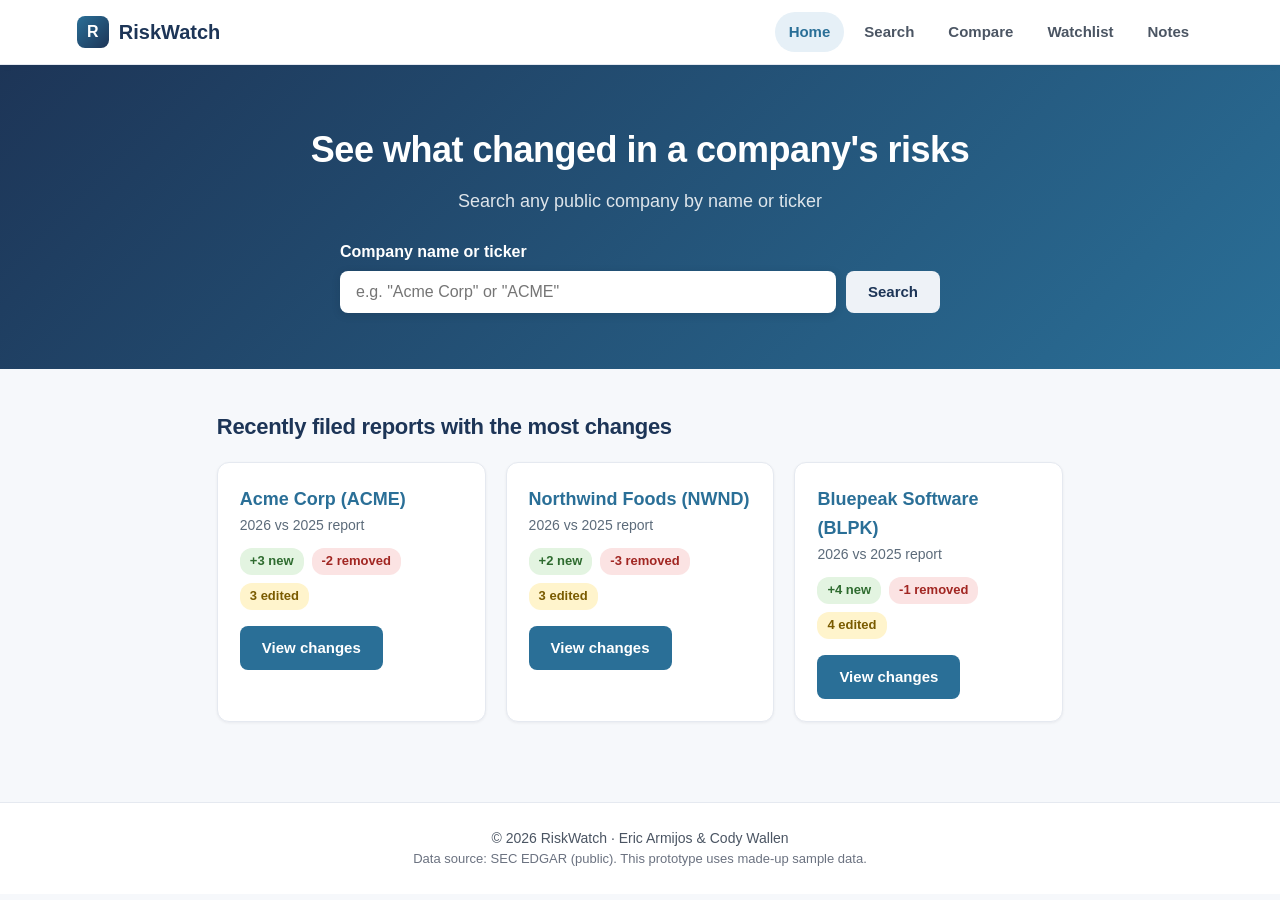
<file: index.html>
<!DOCTYPE html>
<html lang="en">
<head>
    <meta charset="UTF-8">
    <meta name="viewport" content="width=device-width, initial-scale=1.0">
    <meta name="description" content="RiskWatch shows which risk factors a company added, removed, or reworded in its annual report.">
    <meta name="author" content="Eric Armijos, Cody Wallen">
    <title>RiskWatch | Home</title>

    <!-- One stylesheet and two scripts, shared by all 5 pages.
         data.js comes first so main.js can use its arrays. -->
    <link rel="stylesheet" href="style.css">
    <script src="data.js" defer></script>
    <script src="main.js" defer></script>
</head>
<body>

    <header class="site-header">
        <!-- Using Flexbox to space the logo and nav links apart (see .navbar in style.css) -->
        <nav class="navbar">
            <a href="index.html" class="logo"><span class="logo-mark" aria-hidden="true">R</span>RiskWatch</a>

            <!-- Hamburger button only appears on small screens; main.js toggles the menu -->
            <button type="button" class="nav-toggle" id="nav-toggle" aria-label="Toggle navigation menu" aria-expanded="false">
                <span class="bar"></span>
                <span class="bar"></span>
                <span class="bar"></span>
            </button>

            <ul class="nav-links" id="nav-links">
                <li><a href="index.html" class="active">Home</a></li>
                <li><a href="search.html">Search</a></li>
                <li><a href="compare.html">Compare</a></li>
                <li><a href="watchlist.html">Watchlist</a></li>
                <li><a href="watchlist.html#notes">Notes</a></li>
            </ul>
        </nav>
    </header>

    <section class="page-header">
        <h1>See what changed in a company's risks</h1>
        <p class="tagline">Search any public company by name or ticker</p>

        <!-- action="search.html" sends the user to the search page with what
             they typed in the address bar (search.html?q=acme). The browser
             does this on its own, so no JavaScript is needed for this form. -->
        <form class="search-form" action="search.html">
            <label for="home-search">Company name or ticker</label>
            <div class="search-row">
                <input type="text" id="home-search" name="q" placeholder='e.g. "Acme Corp" or "ACME"'>
                <button type="submit" class="btn btn-secondary">Search</button>
            </div>
        </form>
    </section>

    <main>
        <section class="section" id="recent">
            <h2>Recently filed reports with the most changes</h2>

            <!-- Empty on purpose: main.js builds one card per company from data.js -->
            <div class="card-row" id="recent-cards"></div>
        </section>
    </main>

    <footer class="site-footer">
        <p>&copy; <span id="year"></span> RiskWatch &middot; Eric Armijos &amp; Cody Wallen</p>
        <p class="footer-note">Data source: SEC EDGAR (public). This prototype uses made-up sample data.</p>
    </footer>

</body>
</html>
</file>
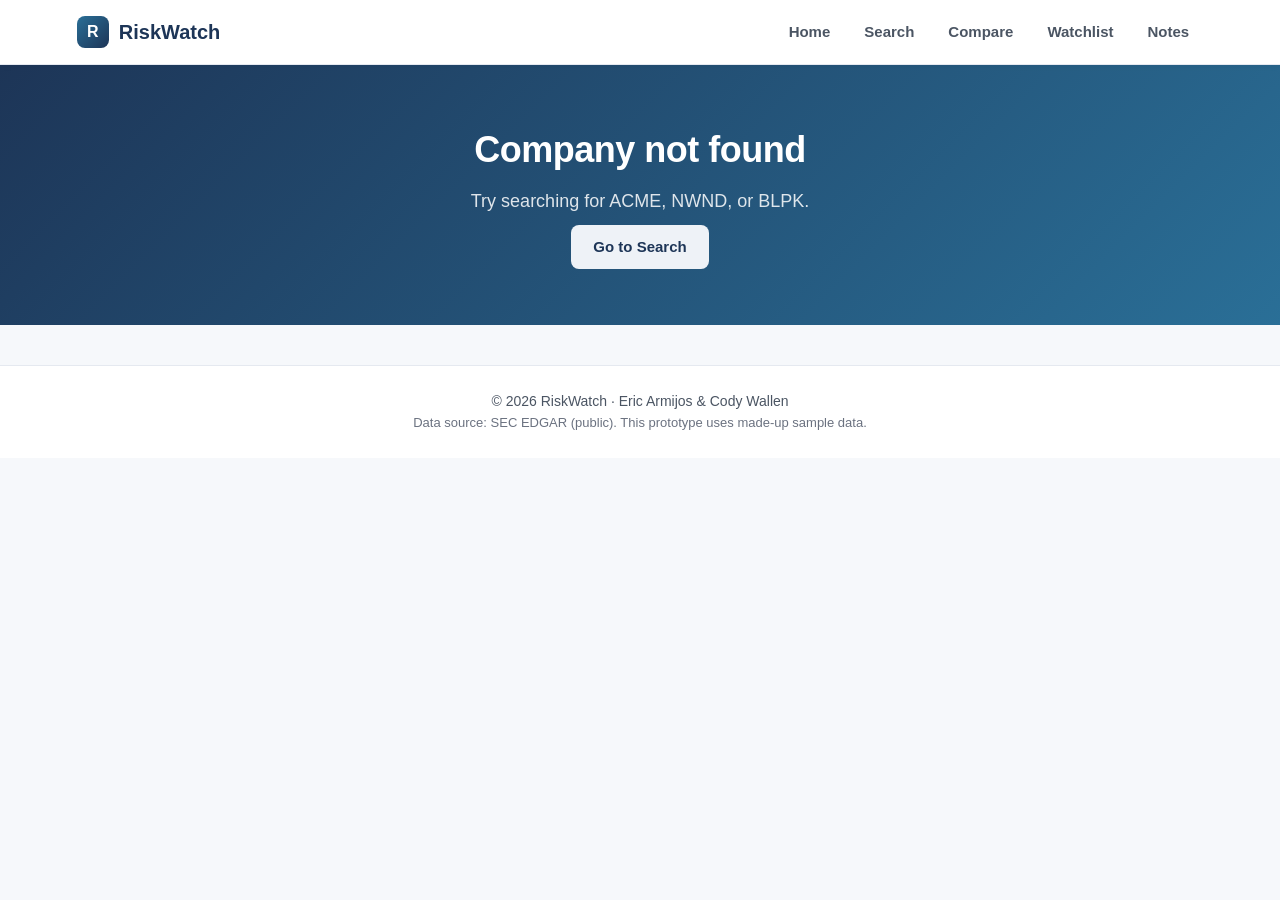
<file: company.html>
<!DOCTYPE html>
<html lang="en">
<head>
    <meta charset="UTF-8">
    <meta name="viewport" content="width=device-width, initial-scale=1.0">
    <meta name="description" content="A company's annual reports and risk factors by year.">
    <meta name="author" content="Eric Armijos, Cody Wallen">
    <title>RiskWatch | Company</title>

    <link rel="stylesheet" href="style.css">
    <script src="data.js" defer></script>
    <script src="main.js" defer></script>
</head>
<body>

    <header class="site-header">
        <nav class="navbar">
            <a href="index.html" class="logo"><span class="logo-mark" aria-hidden="true">R</span>RiskWatch</a>

            <button type="button" class="nav-toggle" id="nav-toggle" aria-label="Toggle navigation menu" aria-expanded="false">
                <span class="bar"></span>
                <span class="bar"></span>
                <span class="bar"></span>
            </button>

            <!-- No link is "active" here: the company page is reached from Search, not the nav -->
            <ul class="nav-links" id="nav-links">
                <li><a href="index.html">Home</a></li>
                <li><a href="search.html">Search</a></li>
                <li><a href="compare.html">Compare</a></li>
                <li><a href="watchlist.html">Watchlist</a></li>
                <li><a href="watchlist.html#notes">Notes</a></li>
            </ul>
        </nav>
    </header>

    <!-- main.js fills in the company name and details using ?ticker= from the address -->
    <section class="page-header">
        <h1 id="company-name">Company</h1>
        <p class="tagline" id="company-meta">Annual reports (10-K) by year</p>
        <button type="button" class="btn btn-secondary" id="watchlist-btn">+ Add to Watchlist</button>
        <p class="watchlist-message" id="watchlist-message"></p>
    </section>

    <main>
        <!-- Two columns: report list on the left, compare form on the right -->
        <div class="section company-layout" id="company-layout">
            <section class="report-column" id="reports">
                <h2>Annual reports (10-K)</h2>
                <!-- main.js adds one row per report, newest first -->
                <ul class="report-list" id="report-list"></ul>
            </section>

            <section class="compare-panel" id="compare-panel">
                <h2>Compare two years</h2>
                <!-- The year options come from data.js, so main.js adds them -->
                <form id="compare-form" novalidate>
                    <div class="form-group">
                        <label for="newer-year">Newer report</label>
                        <select id="newer-year" name="newer"></select>
                    </div>

                    <div class="form-group">
                        <label for="older-year">Older report</label>
                        <select id="older-year" name="older"></select>
                    </div>

                    <button type="submit" class="btn btn-primary">Compare</button>
                    <p class="error-message" id="compare-error"></p>
                </form>
            </section>
        </div>
    </main>

    <footer class="site-footer">
        <p>&copy; <span id="year"></span> RiskWatch &middot; Eric Armijos &amp; Cody Wallen</p>
        <p class="footer-note">Data source: SEC EDGAR (public). This prototype uses made-up sample data.</p>
    </footer>

</body>
</html>
</file>
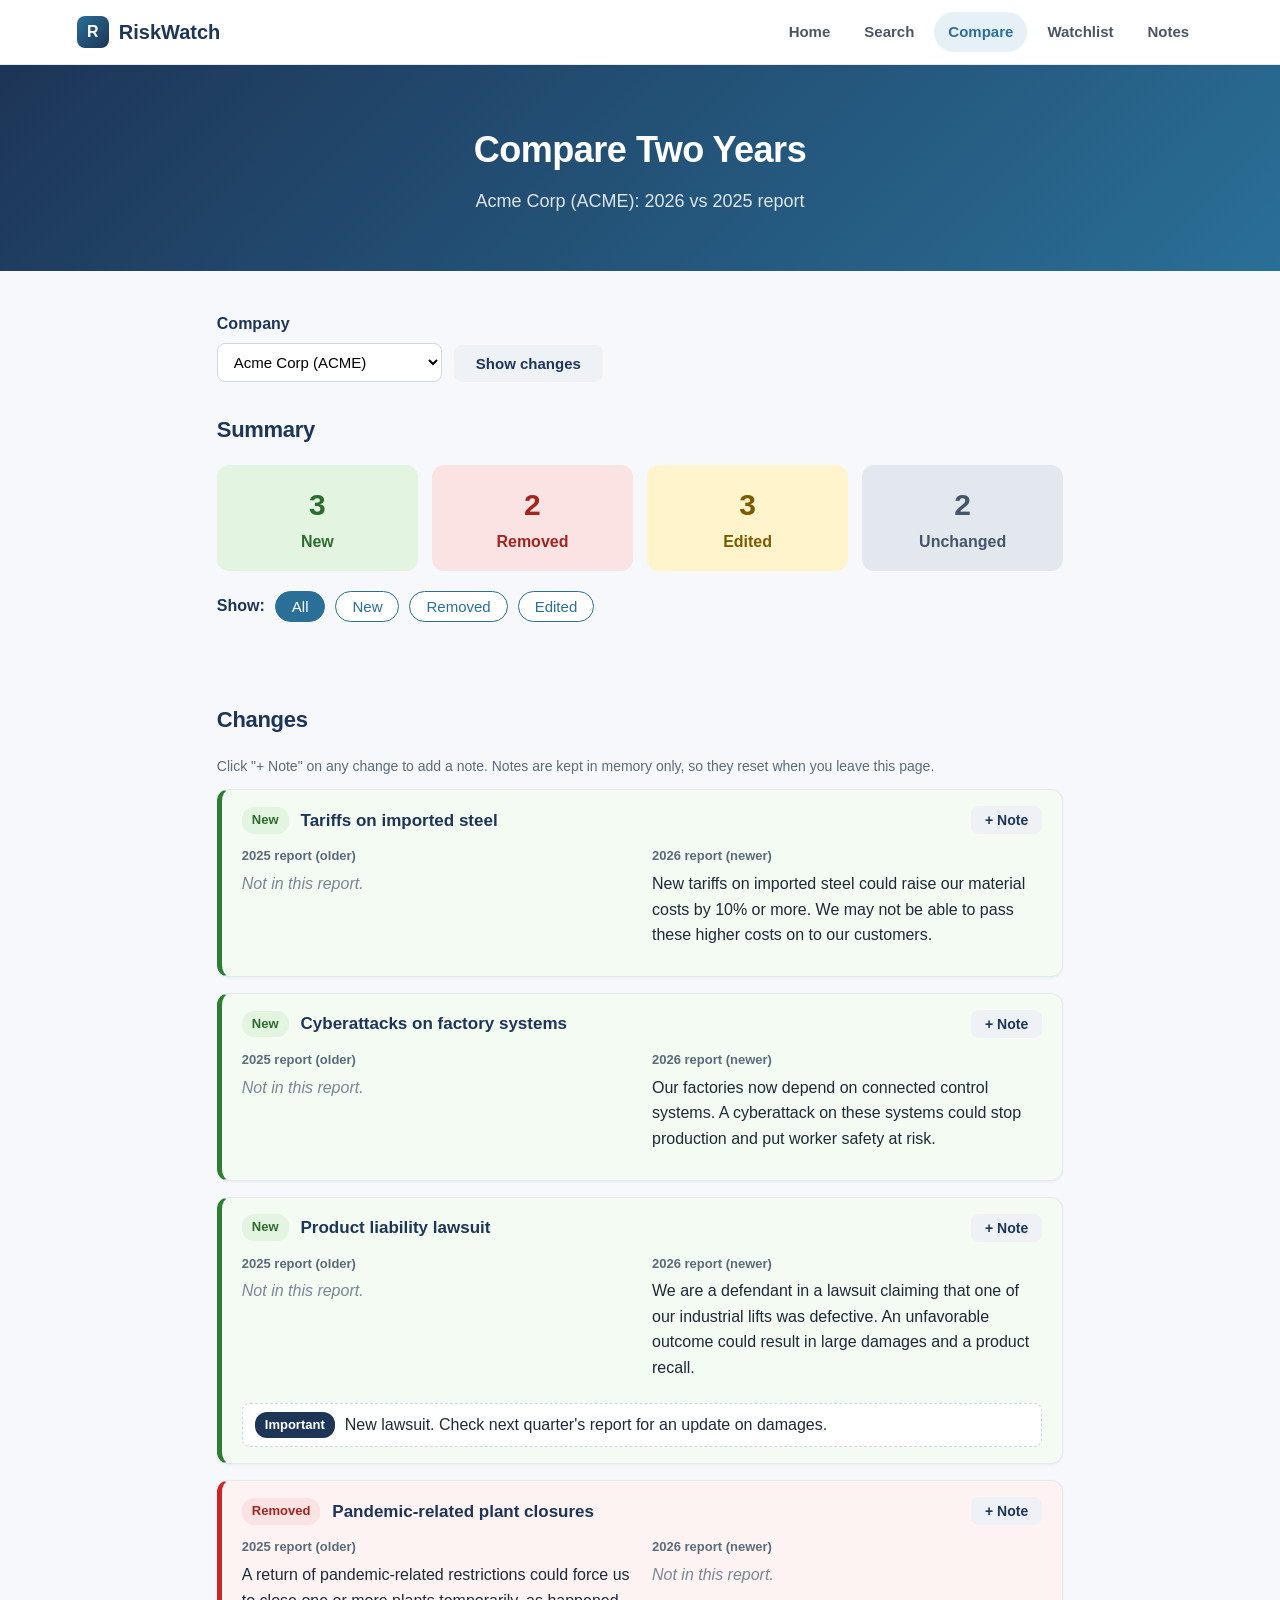
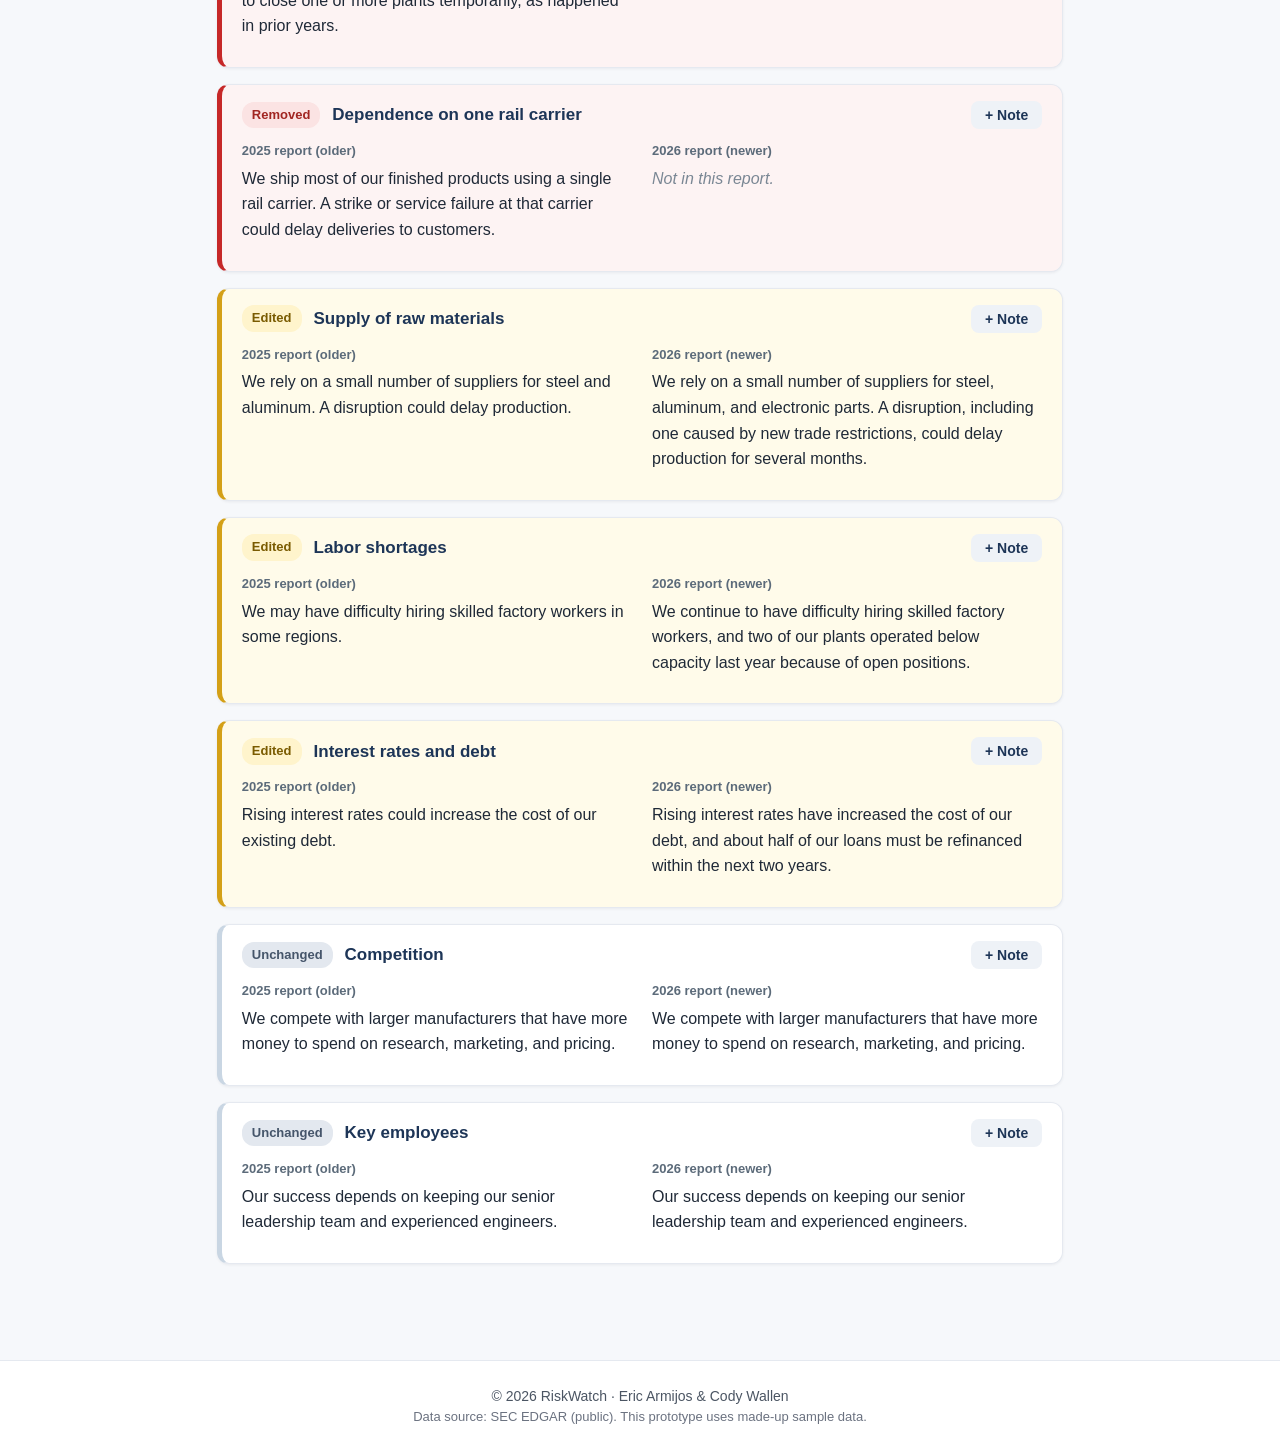
<file: compare.html>
<!DOCTYPE html>
<html lang="en">
<head>
    <meta charset="UTF-8">
    <meta name="viewport" content="width=device-width, initial-scale=1.0">
    <meta name="description" content="Compare two years of a company's risk factors side by side.">
    <meta name="author" content="Eric Armijos, Cody Wallen">
    <title>RiskWatch | Compare</title>

    <link rel="stylesheet" href="style.css">
    <script src="data.js" defer></script>
    <script src="main.js" defer></script>
</head>
<body>

    <header class="site-header">
        <nav class="navbar">
            <a href="index.html" class="logo"><span class="logo-mark" aria-hidden="true">R</span>RiskWatch</a>

            <button type="button" class="nav-toggle" id="nav-toggle" aria-label="Toggle navigation menu" aria-expanded="false">
                <span class="bar"></span>
                <span class="bar"></span>
                <span class="bar"></span>
            </button>

            <ul class="nav-links" id="nav-links">
                <li><a href="index.html">Home</a></li>
                <li><a href="search.html">Search</a></li>
                <li><a href="compare.html" class="active">Compare</a></li>
                <li><a href="watchlist.html">Watchlist</a></li>
                <li><a href="watchlist.html#notes">Notes</a></li>
            </ul>
        </nav>
    </header>

    <section class="page-header">
        <h1>Compare Two Years</h1>
        <!-- main.js fills in the company name and years -->
        <p class="tagline" id="compare-title">New, removed, and reworded risks side by side</p>
    </section>

    <main>
        <section class="section" id="summary">
            <!-- Lets the user switch companies, and gives the Compare nav link
                 (which has no ?ticker=) a way to pick one -->
            <form class="picker-form" id="company-picker" novalidate>
                <div class="form-group">
                    <label for="company-select">Company</label>
                    <select id="company-select" name="ticker"></select>
                </div>
                <button type="submit" class="btn btn-secondary">Show changes</button>
            </form>

            <h2>Summary</h2>
            <!-- main.js puts the real counts in each number span -->
            <div class="summary-row">
                <p class="summary-box badge-new"><span class="summary-number" id="count-new">0</span> New</p>
                <p class="summary-box badge-removed"><span class="summary-number" id="count-removed">0</span> Removed</p>
                <p class="summary-box badge-edited"><span class="summary-number" id="count-edited">0</span> Edited</p>
                <p class="summary-box badge-unchanged"><span class="summary-number" id="count-unchanged">0</span> Unchanged</p>
            </div>

            <!-- Filter buttons: main.js hides every row that does not match.
                 aria-pressed tells screen readers which filter is on. -->
            <div class="filter-row">
                <span class="filter-label">Show:</span>
                <button type="button" class="filter-btn active-filter" id="filter-all" aria-pressed="true">All</button>
                <button type="button" class="filter-btn" id="filter-new" aria-pressed="false">New</button>
                <button type="button" class="filter-btn" id="filter-removed" aria-pressed="false">Removed</button>
                <button type="button" class="filter-btn" id="filter-edited" aria-pressed="false">Edited</button>
            </div>
        </section>

        <section class="section" id="changes">
            <h2>Changes</h2>
            <p class="card-meta">Click "+ Note" on any change to add a note. Notes are kept in memory only, so they reset when you leave this page.</p>
            <!-- main.js adds one color-coded row per risk paragraph -->
            <div id="change-list"></div>
        </section>
    </main>

    <footer class="site-footer">
        <p>&copy; <span id="year"></span> RiskWatch &middot; Eric Armijos &amp; Cody Wallen</p>
        <p class="footer-note">Data source: SEC EDGAR (public). This prototype uses made-up sample data.</p>
    </footer>

</body>
</html>
</file>
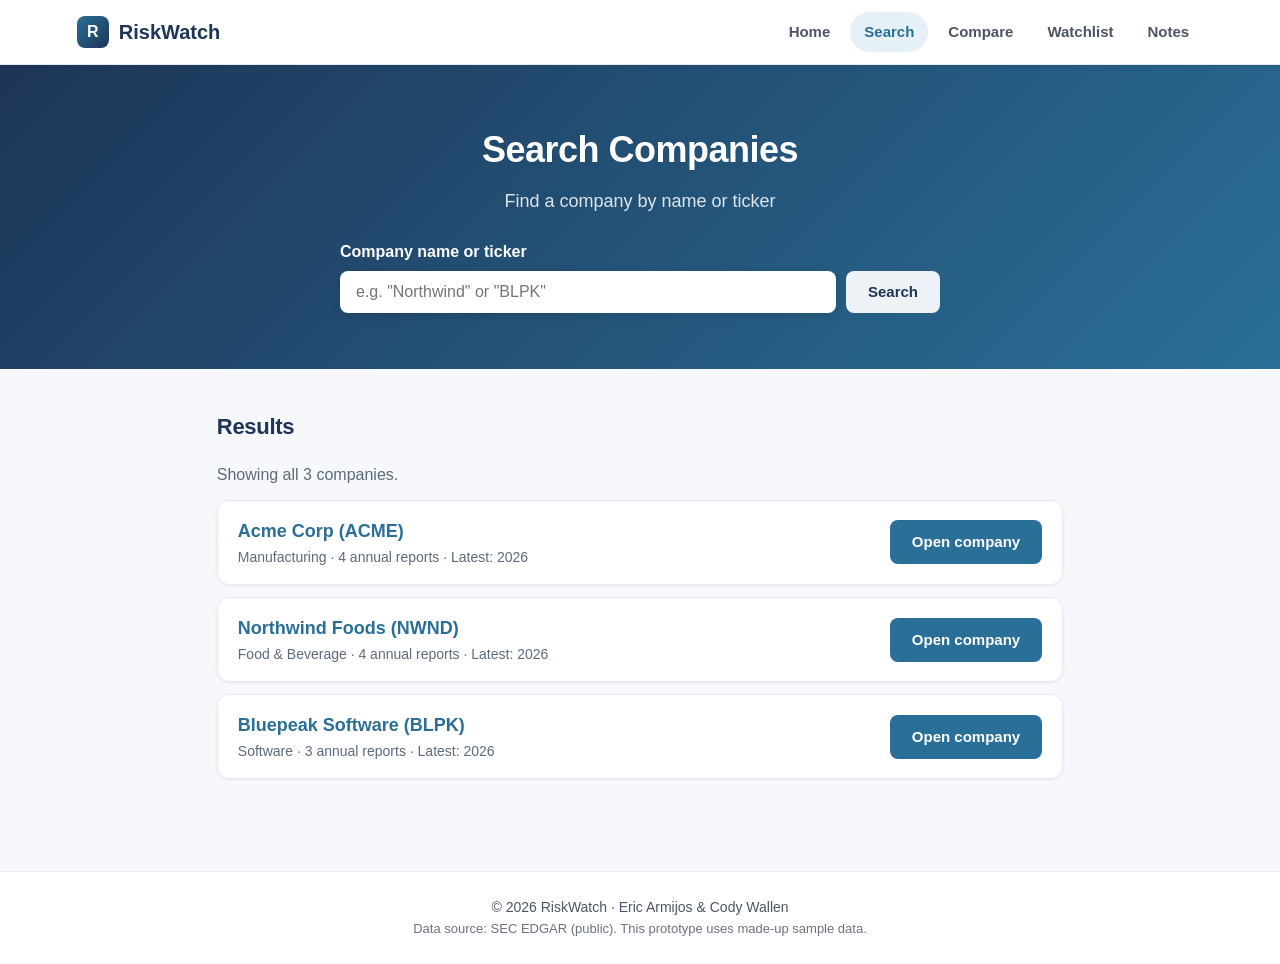
<file: search.html>
<!DOCTYPE html>
<html lang="en">
<head>
    <meta charset="UTF-8">
    <meta name="viewport" content="width=device-width, initial-scale=1.0">
    <meta name="description" content="Search for a company by name or ticker.">
    <meta name="author" content="Eric Armijos, Cody Wallen">
    <title>RiskWatch | Search</title>

    <link rel="stylesheet" href="style.css">
    <script src="data.js" defer></script>
    <script src="main.js" defer></script>
</head>
<body>

    <header class="site-header">
        <nav class="navbar">
            <a href="index.html" class="logo"><span class="logo-mark" aria-hidden="true">R</span>RiskWatch</a>

            <button type="button" class="nav-toggle" id="nav-toggle" aria-label="Toggle navigation menu" aria-expanded="false">
                <span class="bar"></span>
                <span class="bar"></span>
                <span class="bar"></span>
            </button>

            <ul class="nav-links" id="nav-links">
                <li><a href="index.html">Home</a></li>
                <li><a href="search.html" class="active">Search</a></li>
                <li><a href="compare.html">Compare</a></li>
                <li><a href="watchlist.html">Watchlist</a></li>
                <li><a href="watchlist.html#notes">Notes</a></li>
            </ul>
        </nav>
    </header>

    <section class="page-header">
        <h1>Search Companies</h1>
        <p class="tagline">Find a company by name or ticker</p>

        <!-- Same look as the home page form, but main.js filters the list
             while the user types, so this form never leaves the page -->
        <form class="search-form" id="search-form" novalidate>
            <label for="search-input">Company name or ticker</label>
            <div class="search-row">
                <input type="text" id="search-input" name="q" placeholder='e.g. "Northwind" or "BLPK"'>
                <button type="submit" class="btn btn-secondary">Search</button>
            </div>
        </form>
    </section>

    <main>
        <section class="section" id="results">
            <h2>Results</h2>

            <!-- main.js fills in the count and the list from data.js -->
            <p class="result-count" id="result-count"></p>
            <ul class="result-list" id="search-results"></ul>
        </section>
    </main>

    <footer class="site-footer">
        <p>&copy; <span id="year"></span> RiskWatch &middot; Eric Armijos &amp; Cody Wallen</p>
        <p class="footer-note">Data source: SEC EDGAR (public). This prototype uses made-up sample data.</p>
    </footer>

</body>
</html>
</file>
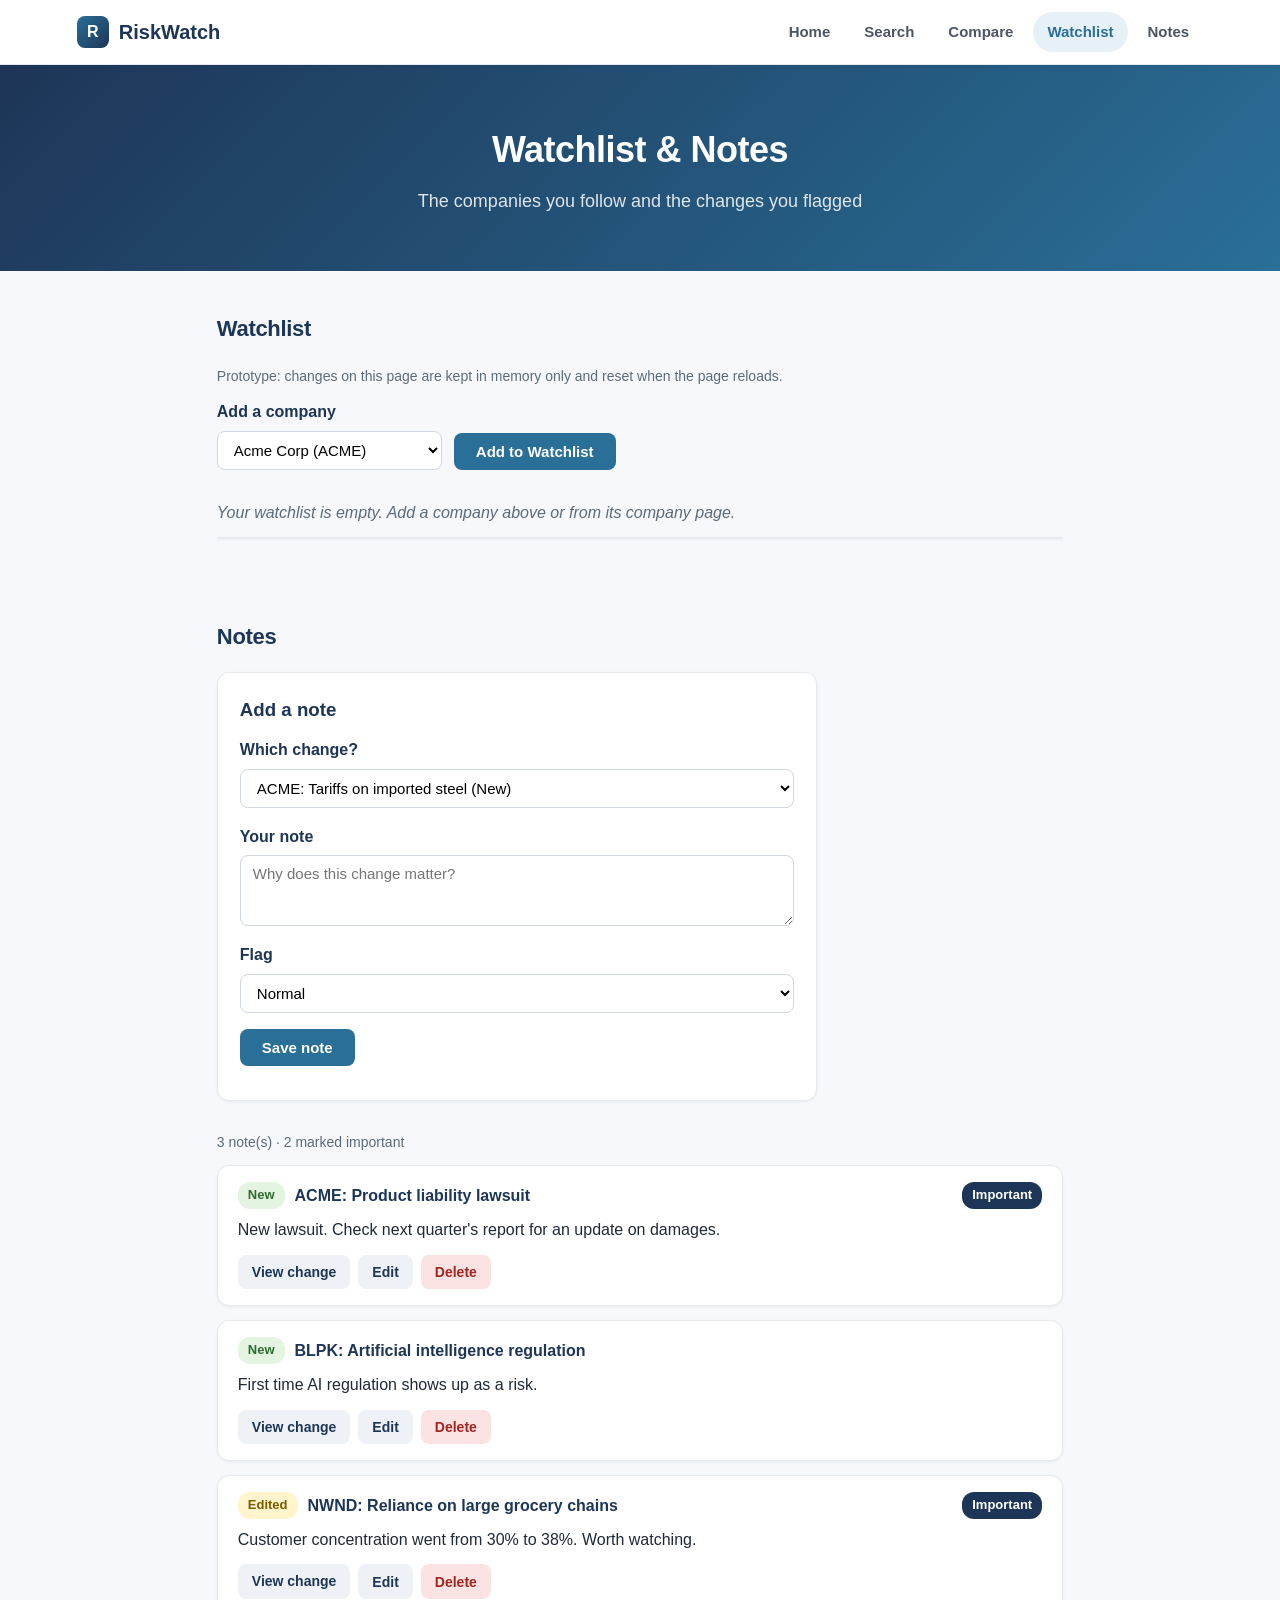
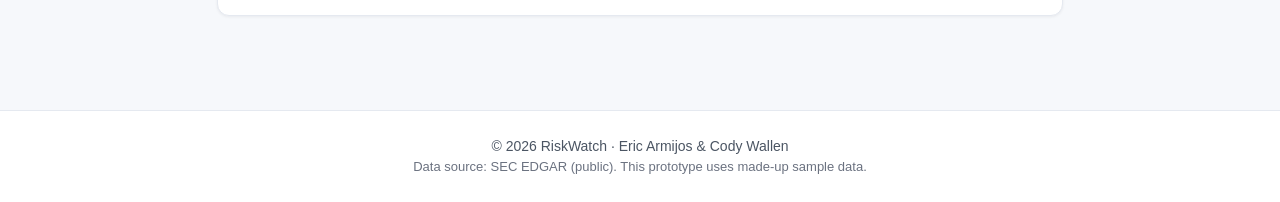
<file: watchlist.html>
<!DOCTYPE html>
<html lang="en">
<head>
    <meta charset="UTF-8">
    <meta name="viewport" content="width=device-width, initial-scale=1.0">
    <meta name="description" content="Your watchlist of companies and your notes on risk changes.">
    <meta name="author" content="Eric Armijos, Cody Wallen">
    <title>RiskWatch | Watchlist &amp; Notes</title>

    <link rel="stylesheet" href="style.css">
    <script src="data.js" defer></script>
    <script src="main.js" defer></script>
</head>
<body>

    <header class="site-header">
        <nav class="navbar">
            <a href="index.html" class="logo"><span class="logo-mark" aria-hidden="true">R</span>RiskWatch</a>

            <button type="button" class="nav-toggle" id="nav-toggle" aria-label="Toggle navigation menu" aria-expanded="false">
                <span class="bar"></span>
                <span class="bar"></span>
                <span class="bar"></span>
            </button>

            <!-- Watchlist and Notes both live on this page; Notes jumps to the #notes section -->
            <ul class="nav-links" id="nav-links">
                <li><a href="index.html">Home</a></li>
                <li><a href="search.html">Search</a></li>
                <li><a href="compare.html">Compare</a></li>
                <li><a href="watchlist.html" class="active">Watchlist</a></li>
                <li><a href="watchlist.html#notes">Notes</a></li>
            </ul>
        </nav>
    </header>

    <section class="page-header">
        <h1>Watchlist &amp; Notes</h1>
        <p class="tagline">The companies you follow and the changes you flagged</p>
    </section>

    <main>
        <section class="section" id="watchlist">
            <h2>Watchlist</h2>
            <p class="card-meta">Prototype: changes on this page are kept in memory only and reset when the page reloads.</p>

            <!-- main.js fills the dropdown with companies not already on the watchlist -->
            <form class="picker-form" id="watchlist-add-form" novalidate>
                <div class="form-group">
                    <label for="watchlist-add-select">Add a company</label>
                    <select id="watchlist-add-select" name="ticker"></select>
                </div>
                <button type="submit" class="btn btn-primary" id="watchlist-add-btn">Add to Watchlist</button>
            </form>

            <p class="empty-message hidden" id="watchlist-empty">Your watchlist is empty. Add a company above or from its company page.</p>

            <!-- A table fits here because every company has the same columns.
                 main.js adds one row per ticker in the watchlist array. -->
            <!-- The wrapper lets the table scroll sideways on a phone
                 instead of making the whole page wider than the screen -->
            <div class="table-wrapper">
                <table class="watchlist-table" id="watchlist-table">
                    <thead>
                        <tr>
                            <th>Company</th>
                            <th>Latest report</th>
                            <th>Changes since previous year</th>
                            <th>Actions</th>
                        </tr>
                    </thead>
                    <tbody id="watchlist-body"></tbody>
                </table>
            </div>
        </section>

        <section class="section" id="notes">
            <h2>Notes</h2>

            <form class="form-panel" id="add-note-form" novalidate>
                <h3>Add a note</h3>

                <div class="form-group">
                    <label for="note-change">Which change?</label>
                    <!-- main.js adds one option per new, removed, or edited risk -->
                    <select id="note-change" name="change"></select>
                </div>

                <div class="form-group">
                    <label for="note-text">Your note</label>
                    <textarea id="note-text" name="text" rows="3" placeholder="Why does this change matter?"></textarea>
                </div>

                <div class="form-group">
                    <label for="note-flag">Flag</label>
                    <select id="note-flag" name="flag">
                        <option value="normal">Normal</option>
                        <option value="important">Important</option>
                    </select>
                </div>

                <button type="submit" class="btn btn-primary">Save note</button>
                <p class="error-message" id="note-error"></p>
            </form>

            <!-- main.js fills in the count and one card per note -->
            <p class="card-meta" id="notes-summary"></p>
            <div id="notes-list"></div>
        </section>
    </main>

    <footer class="site-footer">
        <p>&copy; <span id="year"></span> RiskWatch &middot; Eric Armijos &amp; Cody Wallen</p>
        <p class="footer-note">Data source: SEC EDGAR (public). This prototype uses made-up sample data.</p>
    </footer>

</body>
</html>
</file>
<file: style.css>
/* =========================================================================
   RiskWatch — Frontend Prototype
   Shared external stylesheet for all 5 pages
   ========================================================================= */

/* CSS Reset: clear default browser spacing and use border-box so that
   padding and border are included in an element's width (Box Model) */
* {
    margin: 0;
    padding: 0;
    box-sizing: border-box;
}

/* System font stack: each device uses its own built-in UI font
   (San Francisco on Mac/iPhone, Segoe UI on Windows, Roboto on Android),
   falling back to Arial if none of those exist */
body {
    font-family: -apple-system, BlinkMacSystemFont, "Segoe UI", Roboto, Helvetica, Arial, sans-serif;
    color: #1f2937;
    background-color: #f6f8fb;
    line-height: 1.6;
}

a {
    color: #2a6f97;
    text-decoration: none;
}

a:hover {
    text-decoration: underline;
}

h1, h2, h3 {
    color: #1d3557;
}

ul {
    list-style: none;
}

/* -------------------------------------------------------------------------
   Navbar
   ------------------------------------------------------------------------- */
/* Using Flexbox to push the logo to one side and links to the other.
   A white bar with a thin border and soft shadow separates it from the page. */
.navbar {
    display: flex;
    flex-direction: row;
    justify-content: space-between;
    align-items: center;
    background-color: white;
    border-bottom: 1px solid #e5e9f0;
    box-shadow: 0 1px 6px rgba(16, 24, 40, 0.06);
    padding: 12px 6%;
    position: relative;
}

/* Logo mark and name side by side */
.logo {
    display: flex;
    align-items: center;
    gap: 10px;
    color: #1d3557;
    font-size: 20px;
    font-weight: bold;
}

.logo:hover {
    text-decoration: none;
}

/* Small rounded square with an "R", used as a simple logo */
.logo-mark {
    display: flex;
    justify-content: center;
    align-items: center;
    width: 32px;
    height: 32px;
    border-radius: 8px;
    background-image: linear-gradient(135deg, #2a6f97, #1d3557);
    color: white;
    font-size: 16px;
}

.nav-links {
    display: flex;
    flex-direction: row;
    align-items: center;
    gap: 6px;
}

/* Each link is a rounded "pill" so hover and active states have a shape */
.nav-links a {
    display: block;
    color: #4b5563;
    font-size: 15px;
    font-weight: 600;
    padding: 8px 14px;
    border-radius: 20px;
}

.nav-links a:hover {
    background-color: #f1f5f9;
    color: #1d3557;
    text-decoration: none;
}

/* Tinted pill marks the page the user is on right now */
.nav-links a.active {
    background-color: #e6f0f7;
    color: #2a6f97;
}

/* Hamburger button: hidden by default, only shown on small screens */
.nav-toggle {
    display: none;
    flex-direction: column;
    justify-content: space-between;
    width: 28px;
    height: 20px;
    background: none;
    border: none;
    cursor: pointer;
    padding: 0;
}

.nav-toggle .bar {
    width: 100%;
    height: 3px;
    border-radius: 2px;
    background-color: #1d3557;
}

/* -------------------------------------------------------------------------
   Page header (the title banner under the navbar on every page)
   ------------------------------------------------------------------------- */
.page-header {
    background-image: linear-gradient(135deg, #1d3557, #2a6f97);
    color: white;
    padding: 56px 6%;
    text-align: center;
}

/* Slightly tighter letter spacing makes big headings look cleaner */
.page-header h1 {
    color: white;
    font-size: 36px;
    letter-spacing: -0.5px;
    margin-bottom: 8px;
}

/* rgba(255, 255, 255, 0.85) = white at 85% opacity, so the tagline looks
   a little softer than the heading */
.tagline {
    font-size: 18px;
    color: rgba(255, 255, 255, 0.85);
}

/* -------------------------------------------------------------------------
   Search form (home page banner)
   ------------------------------------------------------------------------- */
.search-form {
    max-width: 600px;
    margin: 24px auto 0 auto;
    text-align: left;
}

.search-form label {
    display: block;
    font-weight: bold;
    margin-bottom: 6px;
}

/* Input stretches to fill the row; the button keeps its own size */
.search-row {
    display: flex;
    flex-direction: row;
    gap: 10px;
}

.search-row input {
    flex: 1;
    font-family: inherit;
    font-size: 16px;
    padding: 12px 16px;
    border: none;
    border-radius: 8px;
    box-shadow: 0 2px 8px rgba(16, 24, 40, 0.15);
}

.search-row input:focus {
    outline: 2px solid #a8dadc;
}

/* -------------------------------------------------------------------------
   Page sections
   ------------------------------------------------------------------------- */
/* max-width + margin: 0 auto keeps the content centered on wide screens */
.section {
    max-width: 1000px;
    margin: 0 auto;
    padding: 40px 6%;
}

.section h2 {
    font-size: 22px;
    letter-spacing: -0.3px;
    margin-bottom: 18px;
}

.section p {
    margin-bottom: 12px;
}

/* -------------------------------------------------------------------------
   Buttons (used on links and <button> elements alike)
   ------------------------------------------------------------------------- */
.btn {
    display: inline-block;
    padding: 10px 22px;
    border: none;
    border-radius: 8px;
    font-family: inherit;
    font-size: 15px;
    font-weight: bold;
    cursor: pointer;
}

.btn:hover {
    text-decoration: none;
}

.btn-primary {
    background-color: #2a6f97;
    color: white;
}

.btn-primary:hover {
    background-color: #1d3557;
}

.btn-secondary {
    background-color: #eef2f7;
    color: #1d3557;
}

.btn-secondary:hover {
    background-color: #dfe6ef;
}

/* Red button for actions that take something away (Remove, Delete) */
.btn-danger {
    background-color: #fbe3e3;
    color: #a12622;
}

.btn-danger:hover {
    background-color: #f5c6c6;
}

/* -------------------------------------------------------------------------
   Company cards (home page)
   ------------------------------------------------------------------------- */
/* flex-wrap lets the cards drop to the next line instead of shrinking forever */
.card-row {
    display: flex;
    flex-direction: row;
    flex-wrap: wrap;
    gap: 20px;
}

.company-card {
    flex: 1 1 260px;
    padding: 22px;
}

/* Shared "card" look: white, rounded corners, light border, soft shadow.
   Grouping the selectors keeps every card on every page consistent. */
.company-card,
.result-item,
.report-item,
.compare-panel,
.form-panel,
.change-row,
.note-card,
.table-wrapper {
    background-color: white;
    border: 1px solid #e5e9f0;
    border-radius: 12px;
    box-shadow: 0 1px 3px rgba(16, 24, 40, 0.06);
}

.company-card h3 {
    font-size: 18px;
}

.card-meta {
    color: #5c6b7a;
    font-size: 14px;
}

/* -------------------------------------------------------------------------
   Search results (search.html)
   ------------------------------------------------------------------------- */
.result-count {
    color: #5c6b7a;
}

/* Details on the left, Open button on the right */
.result-item {
    display: flex;
    flex-direction: row;
    justify-content: space-between;
    align-items: center;
    gap: 16px;
    padding: 16px 20px;
    margin-bottom: 12px;
}

.result-item h3 {
    font-size: 18px;
}

.result-item .card-meta {
    margin-bottom: 0;
}

/* -------------------------------------------------------------------------
   Company page (company.html)
   ------------------------------------------------------------------------- */
/* Space between the tagline and the Add to Watchlist button in the banner.
   Uses the id so the search buttons in other banners are not pushed down. */
#watchlist-btn {
    margin-top: 16px;
}

.watchlist-message {
    margin-top: 10px;
    min-height: 20px;
    font-size: 14px;
}

/* Report list takes about two thirds, compare panel one third */
.company-layout {
    display: flex;
    flex-direction: row;
    align-items: flex-start;
    gap: 30px;
}

.report-column {
    flex: 2;
}

.compare-panel {
    flex: 1;
}

/* Padding for the boxed forms (compare panel, add-note form) */
.compare-panel,
.form-panel {
    padding: 22px;
}

/* Smaller heading inside the panel */
.compare-panel h2 {
    font-size: 19px;
}

.report-item {
    padding: 14px 18px;
    margin-bottom: 12px;
}

/* Report details on the left, Read risks button on the right */
.report-row {
    display: flex;
    flex-direction: row;
    justify-content: space-between;
    align-items: center;
    gap: 16px;
}

.report-row h3 {
    font-size: 17px;
}

.report-row .card-meta {
    margin-bottom: 0;
}

.risk-list {
    margin-top: 14px;
    border-top: 1px solid #e3e8ef;
    padding-top: 14px;
}

.risk-paragraph {
    border-left: 3px solid #c9d6e3;
    padding-left: 12px;
    margin-bottom: 14px;
}

.risk-paragraph h4 {
    color: #1d3557;
}

/* Used by main.js to hide anything (risk lists, buttons, whole sections).
   It comes after .btn and .company-layout on purpose: same specificity,
   so the later rule wins the cascade (no !important needed). */
.hidden {
    display: none;
}

/* -------------------------------------------------------------------------
   Forms (compare form, note forms)
   ------------------------------------------------------------------------- */
/* Label above its field, same pattern as the portfolio contact form */
.form-group {
    display: flex;
    flex-direction: column;
    gap: 6px;
    margin-bottom: 16px;
}

.form-group label {
    font-weight: bold;
    color: #1d3557;
}

.form-group input,
.form-group select,
.form-group textarea {
    font-family: inherit;
    font-size: 15px;
    padding: 9px 12px;
    border: 1px solid #d0d7e2;
    border-radius: 8px;
    background-color: white;
    /* A dropdown is as wide as its longest option by default; this keeps
       long options (like change titles) from pushing past the screen edge */
    max-width: 100%;
}

.form-group input:focus,
.form-group select:focus,
.form-group textarea:focus {
    outline: none;
    border-color: #2a6f97;
}

.error-message {
    color: #b3261e;
    font-size: 14px;
    margin-top: 10px;
}

/* -------------------------------------------------------------------------
   Change badges and colors (shared by every page that shows changes)
   Green = new, red = removed, yellow = edited
   ------------------------------------------------------------------------- */
.badges {
    display: flex;
    flex-wrap: wrap;
    gap: 8px;
    margin-bottom: 16px;
}

.badge {
    font-size: 13px;
    font-weight: bold;
    padding: 3px 10px;
    border-radius: 12px;
}

.badge-new {
    background-color: #e3f4e1;
    color: #2e6b2f;
}

.badge-removed {
    background-color: #fbe3e3;
    color: #a12622;
}

.badge-edited {
    background-color: #fff4cc;
    color: #7a5b00;
}

.badge-unchanged {
    background-color: #e3e8ef;
    color: #45556a;
}

.badge-important {
    background-color: #1d3557;
    color: white;
}

/* -------------------------------------------------------------------------
   Compare page (compare.html)
   ------------------------------------------------------------------------- */
/* Company dropdown and its button sit on one line */
.picker-form {
    display: flex;
    flex-direction: row;
    align-items: flex-end;
    flex-wrap: wrap;
    gap: 12px;
    margin-bottom: 30px;
}

.picker-form .form-group {
    margin-bottom: 0;
}

/* Four count boxes that share the row evenly and wrap on small screens */
.summary-row {
    display: flex;
    flex-direction: row;
    flex-wrap: wrap;
    gap: 14px;
    margin-bottom: 20px;
}

.summary-box {
    flex: 1 1 140px;
    text-align: center;
    font-weight: bold;
    padding: 16px;
    border-radius: 12px;
}

/* Overrides ".section p" spacing so the boxes line up */
.section .summary-box {
    margin-bottom: 0;
}

.summary-number {
    display: block;
    font-size: 30px;
}

.filter-row {
    display: flex;
    flex-direction: row;
    flex-wrap: wrap;
    align-items: center;
    gap: 10px;
}

.filter-label {
    font-weight: bold;
    color: #1d3557;
}

.filter-btn {
    font-family: inherit;
    font-size: 15px;
    padding: 6px 16px;
    border: 1px solid #2a6f97;
    border-radius: 20px;
    background-color: white;
    color: #2a6f97;
    cursor: pointer;
}

.filter-btn:hover {
    background-color: #eef2f7;
}

/* The filter that is currently on */
.filter-btn.active-filter {
    background-color: #2a6f97;
    color: white;
}

/* One row per risk paragraph. The colored left border and the light
   background both come from the status class below. */
.change-row {
    border-left: 5px solid #c9d6e3;
    padding: 16px 20px;
    margin-bottom: 16px;
}

.change-new {
    border-left-color: #2e7d32;
    background-color: #f3fbf2;
}

.change-removed {
    border-left-color: #c62828;
    background-color: #fdf3f3;
}

.change-edited {
    border-left-color: #d4a017;
    background-color: #fffbea;
}

/* Badge, then the title (which takes the extra space), then "+ Note" */
.change-header {
    display: flex;
    flex-direction: row;
    align-items: center;
    gap: 12px;
    margin-bottom: 12px;
}

.change-header h3 {
    flex: 1;
    font-size: 17px;
}

.note-btn {
    padding: 6px 14px;
    font-size: 14px;
}

/* Older report on the left, newer report on the right */
.change-sides {
    display: flex;
    flex-direction: row;
    gap: 20px;
}

.change-side {
    flex: 1;
}

.side-label {
    font-size: 13px;
    font-weight: bold;
    color: #5c6b7a;
}

.section .side-label {
    margin-bottom: 4px;
}

.empty-side {
    font-style: italic;
    color: #7a8794;
}

.note-item {
    display: flex;
    flex-direction: row;
    align-items: center;
    gap: 10px;
    background-color: white;
    border: 1px dashed #c9d6e3;
    border-radius: 8px;
    padding: 8px 12px;
    margin-top: 10px;
}

.section .note-item p {
    margin-bottom: 0;
}

.note-form {
    margin-top: 14px;
    max-width: 500px;
}

/* -------------------------------------------------------------------------
   Watchlist & Notes page (watchlist.html)
   ------------------------------------------------------------------------- */
/* Only the table scrolls sideways if it is too wide, not the whole page.
   The wrapper also carries the card look (rounded corners), because a
   table with border-collapse can't round its own corners. */
.table-wrapper {
    overflow-x: auto;
}

.watchlist-table {
    width: 100%;
    border-collapse: collapse;
}

.watchlist-table th,
.watchlist-table td {
    text-align: left;
    padding: 12px 14px;
    border-bottom: 1px solid #e3e8ef;
}

.watchlist-table th {
    background-color: #f6f8fb;
    color: #4b5563;
    font-size: 13px;
}

/* The badges already have a bottom margin for cards; not needed in a cell */
.watchlist-table .badges {
    margin-bottom: 0;
}

.table-actions,
.note-actions {
    display: flex;
    flex-direction: row;
    flex-wrap: wrap;
    gap: 8px;
}

.table-actions .btn,
.note-actions .btn {
    padding: 6px 14px;
    font-size: 14px;
}

.empty-message {
    font-style: italic;
    color: #5c6b7a;
}

.form-panel {
    max-width: 600px;
    margin-bottom: 30px;
}

.form-panel h3 {
    margin-bottom: 12px;
}

.note-card {
    padding: 16px 20px;
    margin-bottom: 14px;
}

/* Status badge, then the title (which takes the extra space), then Important */
.note-card-header {
    display: flex;
    flex-direction: row;
    flex-wrap: wrap;
    align-items: center;
    gap: 10px;
    margin-bottom: 8px;
}

.note-card-header h3 {
    flex: 1;
    font-size: 16px;
}

.note-edit-form {
    max-width: 600px;
}

/* -------------------------------------------------------------------------
   Footer
   ------------------------------------------------------------------------- */
/* Light footer with a thin top border, matching the white navbar */
.site-footer {
    background-color: white;
    border-top: 1px solid #e5e9f0;
    color: #4b5563;
    font-size: 14px;
    text-align: center;
    padding: 24px 6%;
    margin-top: 40px;
}

.footer-note {
    font-size: 13px;
    color: #6b7280;
}

/* -------------------------------------------------------------------------
   Responsive design
   ------------------------------------------------------------------------- */
@media (max-width: 700px) {
    .nav-toggle {
        display: flex;
    }

    .nav-links {
        display: none;
        flex-direction: column;
        position: absolute;
        top: 100%;
        left: 0;
        width: 100%;
        background-color: white;
        border-bottom: 1px solid #e5e9f0;
        box-shadow: 0 8px 16px rgba(16, 24, 40, 0.08);
        padding: 10px 6%;
        gap: 4px;
        align-items: stretch;
        z-index: 10;
    }

    /* main.js toggles this class on click to show/hide the mobile menu */
    .nav-links.show {
        display: flex;
    }

    .page-header h1 {
        font-size: 28px;
    }

    /* Stack the result details above the button on narrow screens */
    .result-item,
    .report-row {
        flex-direction: column;
        align-items: flex-start;
    }

    /* Compare panel drops below the report list; align-items: stretch
       makes both columns full width again */
    .company-layout {
        flex-direction: column;
        align-items: stretch;
    }

    /* Older and newer text stack instead of squeezing side by side */
    .change-sides {
        flex-direction: column;
        gap: 10px;
    }

    .change-header {
        flex-wrap: wrap;
    }

    /* Tighter table cells so all four columns fit on a phone */
    .watchlist-table th,
    .watchlist-table td {
        padding: 8px;
        font-size: 14px;
    }
}
</file>
